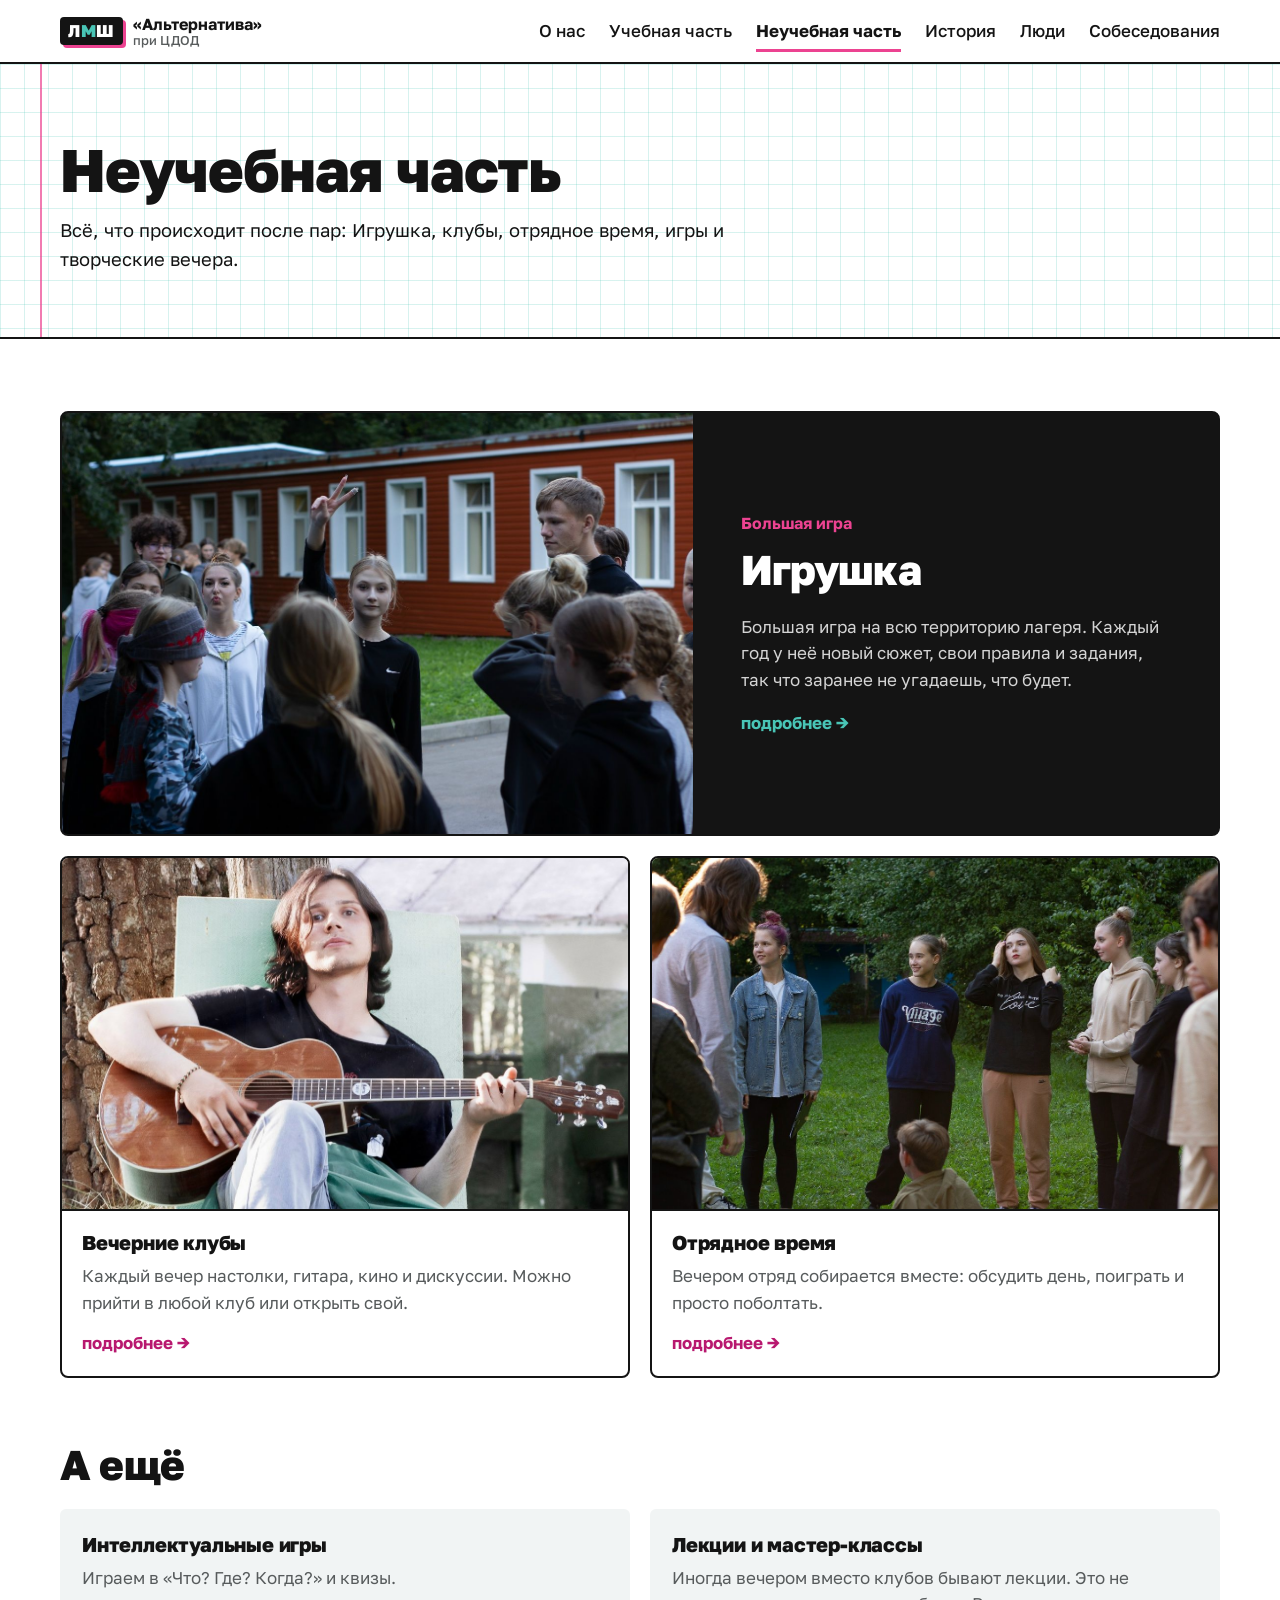
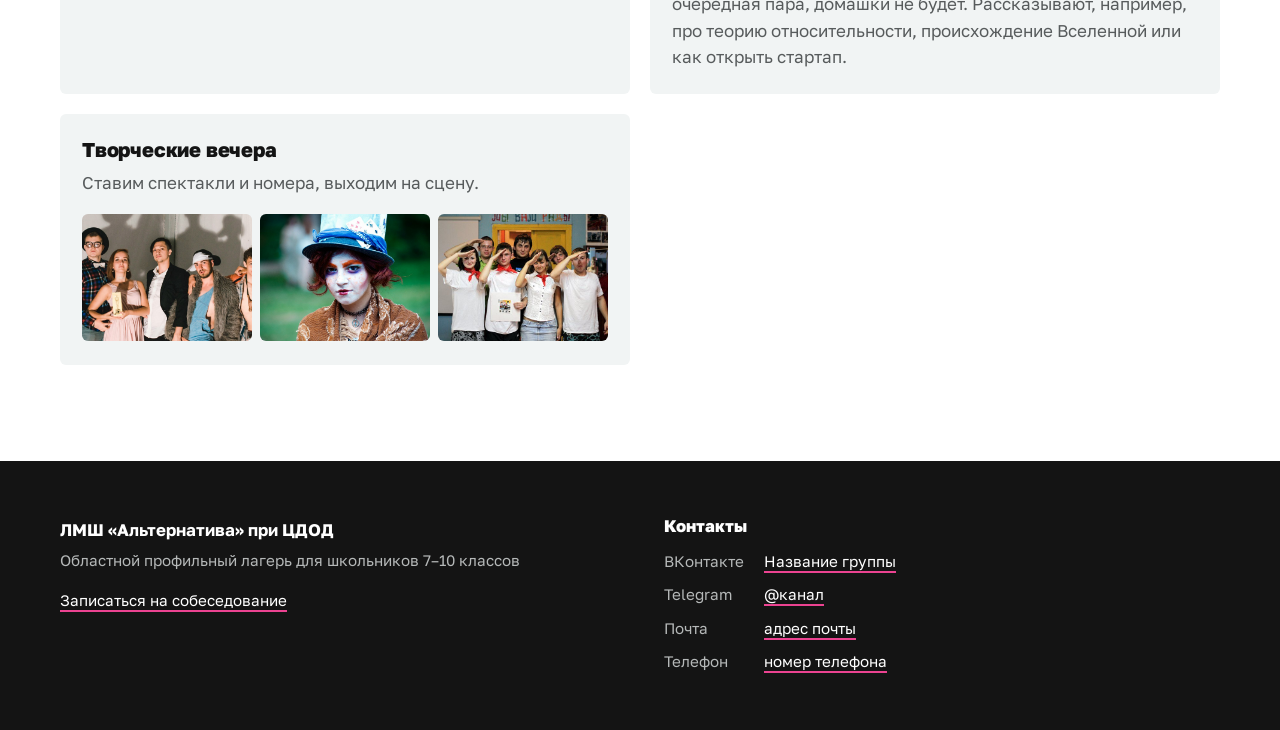
<file: activities.html>
<!DOCTYPE html>
<html lang="ru">
<head>
    <meta charset="UTF-8">
    <meta name="viewport" content="width=device-width, initial-scale=1.0">
    <meta name="theme-color" content="#ffffff">
    <meta name="color-scheme" content="only light">
    <title>Неучебная часть | ЛМШ</title>
    <link rel="preconnect" href="https://fonts.googleapis.com">
    <link rel="preconnect" href="https://fonts.gstatic.com" crossorigin>
    <link rel="stylesheet" href="https://fonts.googleapis.com/css2?family=Golos+Text:wght@400..800&display=swap">
    <link rel="stylesheet" href="style.css?v=4">
    <script src="menu.js" defer></script>
    <!-- Просмотр фото крупно -->
    <script src="photos.js?v=2" defer></script>
</head>
<body>

    <header>
        <a href="index.html" class="logo">
            <span class="logo-mark">Л<span>М</span>Ш</span>
            <span class="logo-name">«Альтернатива» <small>при ЦДОД</small></span>
        </a>
        <button class="menu-toggle" type="button" aria-expanded="false" aria-controls="site-nav">Меню</button>
        <nav id="site-nav" aria-label="Разделы сайта">
            <a href="index.html">О нас</a>
            <a href="study.html">Учебная часть</a>
            <!-- Активный раздел отмечен aria-current -->
            <a href="activities.html" aria-current="page">Неучебная часть</a>
            <a href="history.html">История</a>
            <a href="people.html">Люди</a>
            <a href="admission.html">Собеседования</a>
        </nav>
    </header>

    <section class="page-header">
        <h1>Неучебная часть</h1>
        <p>Всё, что происходит после пар: Игрушка, клубы, отрядное время, игры и творческие вечера.</p>
    </section>

    <div class="container">

        <!-- Игрушка — первая и самая крупная.
             Обложки разделов лежат в папке neuchebka/ -->
        <a href="igrushka.html" class="feature-card">
            <img src="neuchebka/igrushka.jpg" alt="">
            <div class="feature-card-text">
                <p class="kicker">Большая игра</p>
                <h2>Игрушка</h2>
                <p>Большая игра на всю территорию лагеря. Каждый год у неё новый сюжет, свои правила и задания, так что заранее не угадаешь, что будет.</p>
                <span class="read-more">подробнее →</span>
            </div>
        </a>

        <div class="activity-grid">
            <a href="clubs.html" class="activity-card">
                <img src="smeny/2015/5.jpg" alt="">
                <div class="activity-card-text">
                    <h3>Вечерние клубы</h3>
                    <p>Каждый вечер настолки, гитара, кино и дискуссии. Можно прийти в любой клуб или открыть свой.</p>
                    <span class="read-more">подробнее →</span>
                </div>
            </a>

            <a href="otryad.html" class="activity-card">
                <img src="neuchebka/otryad.jpg" alt="">
                <div class="activity-card-text">
                    <h3>Отрядное время</h3>
                    <p>Вечером отряд собирается вместе: обсудить день, поиграть и просто поболтать.</p>
                    <span class="read-more">подробнее →</span>
                </div>
            </a>
        </div>

        <h2>А ещё</h2>

        <div class="info-blocks">
            <div class="info-block">
                <h3>Интеллектуальные игры</h3>
                <p>Играем в «Что? Где? Когда?» и квизы.</p>
            </div>
            <div class="info-block">
                <h3>Лекции и мастер-классы</h3>
                <p>Иногда вечером вместо клубов бывают лекции. Это не очередная пара, домашки не будет. Рассказывают, например, про теорию относительности, происхождение Вселенной или как открыть стартап.</p>
            </div>
            <div class="info-block">
                <h3>Творческие вечера</h3>
                <p>Ставим спектакли и номера, выходим на сцену.</p>
                <div class="photos">
                    <img src="smeny/2017/2.jpg" alt="Участники спектакля" loading="lazy">
                    <img src="smeny/2015/4.jpg" alt="Безумный Шляпник" loading="lazy">
                    <img src="smeny/2010/3.jpg" alt="Номер в пионерских галстуках" loading="lazy">
                </div>
            </div>
        </div>

    </div>

    <footer>
        <div class="footer-about">
            <p class="footer-name">ЛМШ «Альтернатива» при ЦДОД</p>
            <p>Областной профильный лагерь для школьников 7–10 классов</p>
            <a href="admission.html">Записаться на собеседование</a>
        </div>

        <!-- Контакты: впиши настоящие ссылки и текст, ненужные строки удали -->
        <div class="contacts" id="contacts">
            <h2>Контакты</h2>
            <dl>
                <div><dt>ВКонтакте</dt><dd><a href="https://vk.com/" target="_blank">Название группы</a></dd></div>
                <div><dt>Telegram</dt><dd><a href="https://t.me/" target="_blank">@канал</a></dd></div>
                <div><dt>Почта</dt><dd><a href="mailto:">адрес почты</a></dd></div>
                <div><dt>Телефон</dt><dd><a href="tel:+7">номер телефона</a></dd></div>
            </dl>
        </div>
    </footer>

</body>
</html>
</file>
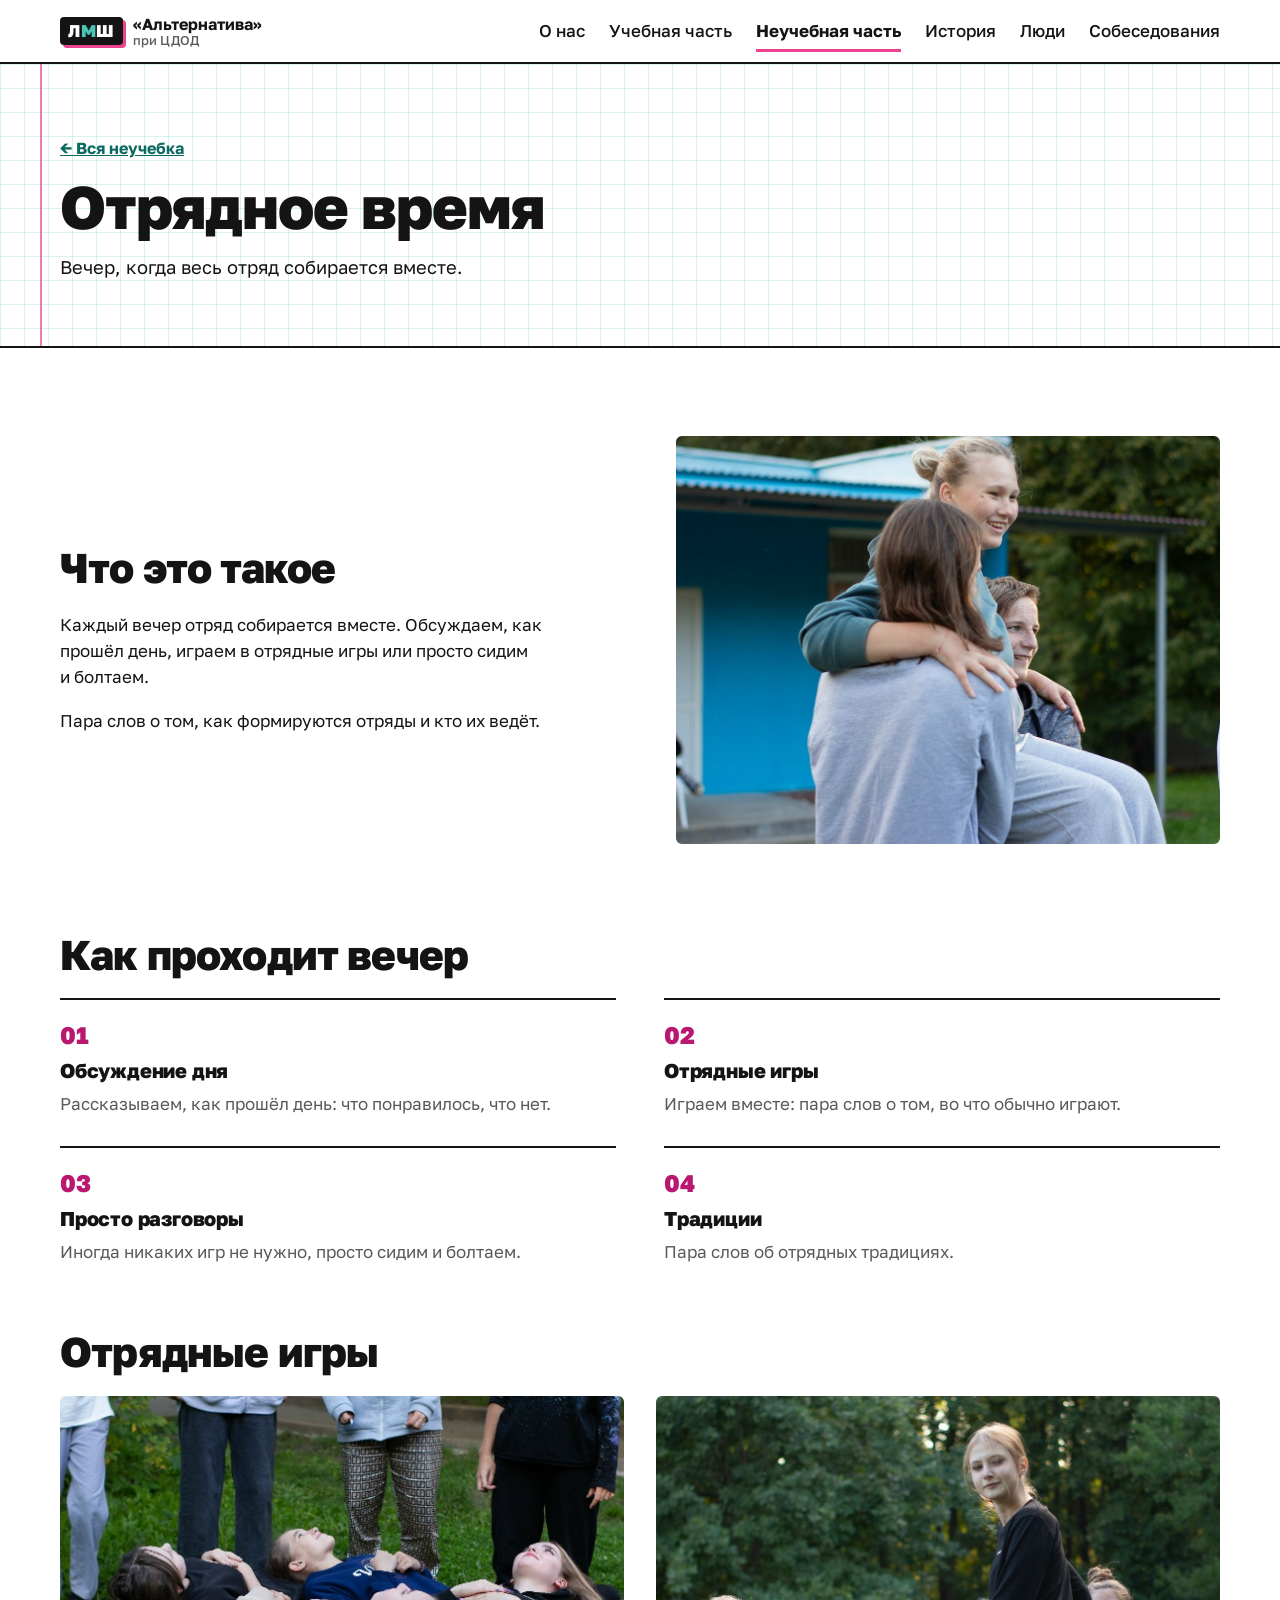
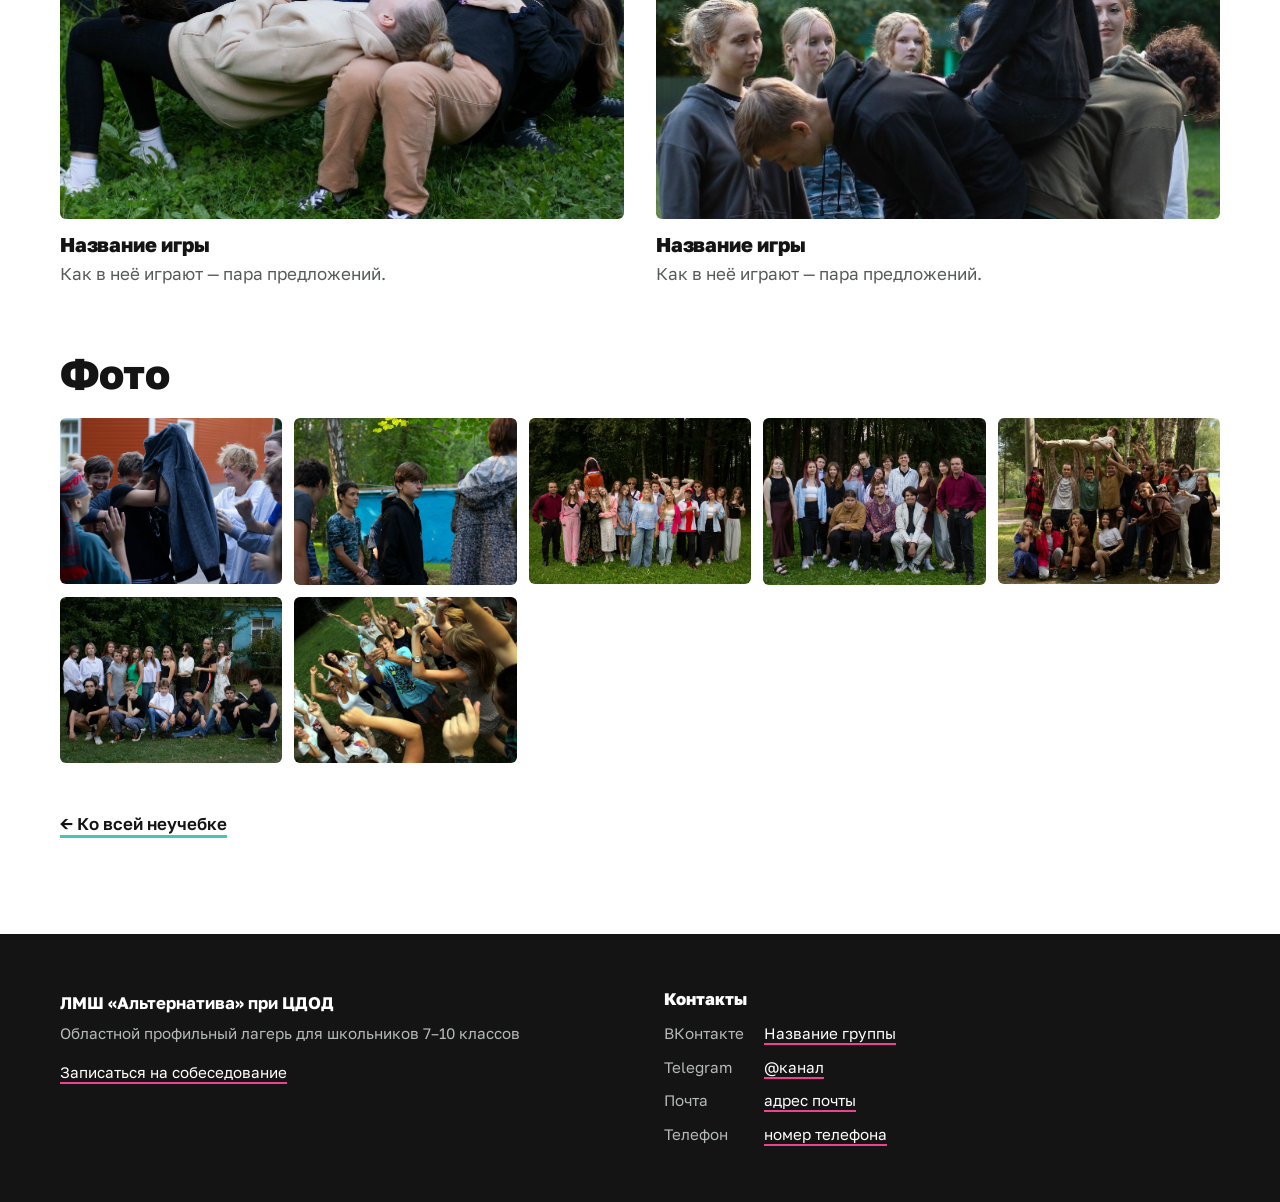
<file: otryad.html>
<!DOCTYPE html>
<html lang="ru">
<head>
    <meta charset="UTF-8">
    <meta name="viewport" content="width=device-width, initial-scale=1.0">
    <meta name="theme-color" content="#ffffff">
    <meta name="color-scheme" content="only light">
    <title>Отрядное время | ЛМШ</title>
    <link rel="preconnect" href="https://fonts.googleapis.com">
    <link rel="preconnect" href="https://fonts.gstatic.com" crossorigin>
    <link rel="stylesheet" href="https://fonts.googleapis.com/css2?family=Golos+Text:wght@400..800&display=swap">
    <link rel="stylesheet" href="style.css?v=4">
    <script src="menu.js" defer></script>
    <!-- Просмотр фото крупно -->
    <script src="photos.js?v=2" defer></script>
</head>
<body>

    <header>
        <a href="index.html" class="logo">
            <span class="logo-mark">Л<span>М</span>Ш</span>
            <span class="logo-name">«Альтернатива» <small>при ЦДОД</small></span>
        </a>
        <button class="menu-toggle" type="button" aria-expanded="false" aria-controls="site-nav">Меню</button>
        <nav id="site-nav" aria-label="Разделы сайта">
            <a href="index.html">О нас</a>
            <a href="study.html">Учебная часть</a>
            <!-- Активный раздел отмечен aria-current -->
            <a href="activities.html" aria-current="true">Неучебная часть</a>
            <a href="history.html">История</a>
            <a href="people.html">Люди</a>
            <a href="admission.html">Собеседования</a>
        </nav>
    </header>

    <section class="page-header">
        <p class="kicker"><a href="activities.html">← Вся неучебка</a></p>
        <h1>Отрядное время</h1>
        <p>Вечер, когда весь отряд собирается вместе.</p>
    </section>

    <!-- Фото отрядного времени удобно класть в папку neuchebka/otryad/ -->
    <section class="split">
        <div class="split-text">
            <h2>Что это такое</h2>
            <p>Каждый вечер отряд собирается вместе. Обсуждаем, как прошёл день, играем в отрядные игры или просто сидим и болтаем.</p>
            <p>Пара слов о том, как формируются отряды и кто их ведёт.</p>
        </div>
        <div class="split-image">
            <img src="neuchebka/otryad/main.jpg" alt="Ребята из отряда обнимаются">
        </div>
    </section>

    <div class="container">

        <h2>Как проходит вечер</h2>

        <ol class="steps">
            <li>
                <h3>Обсуждение дня</h3>
                <p>Рассказываем, как прошёл день: что понравилось, что нет.</p>
            </li>
            <li>
                <h3>Отрядные игры</h3>
                <p>Играем вместе: пара слов о том, во что обычно играют.</p>
            </li>
            <li>
                <h3>Просто разговоры</h3>
                <p>Иногда никаких игр не нужно, просто сидим и болтаем.</p>
            </li>
            <li>
                <h3>Традиции</h3>
                <p>Пара слов об отрядных традициях.</p>
            </li>
        </ol>

        <h2>Отрядные игры</h2>

        <!-- Чтобы добавить игру, скопируй блок <div> ... </div> внутри «cards» -->
        <div class="cards">
            <div>
                <img src="neuchebka/otryad/igra-1.jpg" alt="" loading="lazy">
                <h3>Название игры</h3>
                <p>Как в неё играют — пара предложений.</p>
            </div>
            <div>
                <img src="neuchebka/otryad/igra-2.jpg" alt="" loading="lazy">
                <h3>Название игры</h3>
                <p>Как в неё играют — пара предложений.</p>
            </div>
        </div>

        <h2>Фото</h2>
        <div class="photos">
            <img src="neuchebka/otryad/1.jpg" alt="Отрядная игра, все смеются" loading="lazy">
            <img src="neuchebka/otryad/2.jpg" alt="Ребята из отряда на поляне" loading="lazy">
            <img src="smeny/2025/13.jpg" alt="Отряд на поляне" loading="lazy">
            <img src="smeny/2025/14.jpg" alt="Отряд на поляне" loading="lazy">
            <img src="smeny/2024/3.jpg" alt="Отряд поднял человека на руки" loading="lazy">
            <img src="smeny/2022/2.jpg" alt="Отряд на поляне" loading="lazy">
            <img src="smeny/2011/4.jpg" alt="Отряд, руки вверх" loading="lazy">
        </div>

        <p class="back-link"><a href="activities.html" class="text-link">← Ко всей неучебке</a></p>

    </div>

    <footer>
        <div class="footer-about">
            <p class="footer-name">ЛМШ «Альтернатива» при ЦДОД</p>
            <p>Областной профильный лагерь для школьников 7–10 классов</p>
            <a href="admission.html">Записаться на собеседование</a>
        </div>

        <!-- Контакты: впиши настоящие ссылки и текст, ненужные строки удали -->
        <div class="contacts" id="contacts">
            <h2>Контакты</h2>
            <dl>
                <div><dt>ВКонтакте</dt><dd><a href="https://vk.com/" target="_blank">Название группы</a></dd></div>
                <div><dt>Telegram</dt><dd><a href="https://t.me/" target="_blank">@канал</a></dd></div>
                <div><dt>Почта</dt><dd><a href="mailto:">адрес почты</a></dd></div>
                <div><dt>Телефон</dt><dd><a href="tel:+7">номер телефона</a></dd></div>
            </dl>
        </div>
    </footer>

</body>
</html>
</file>
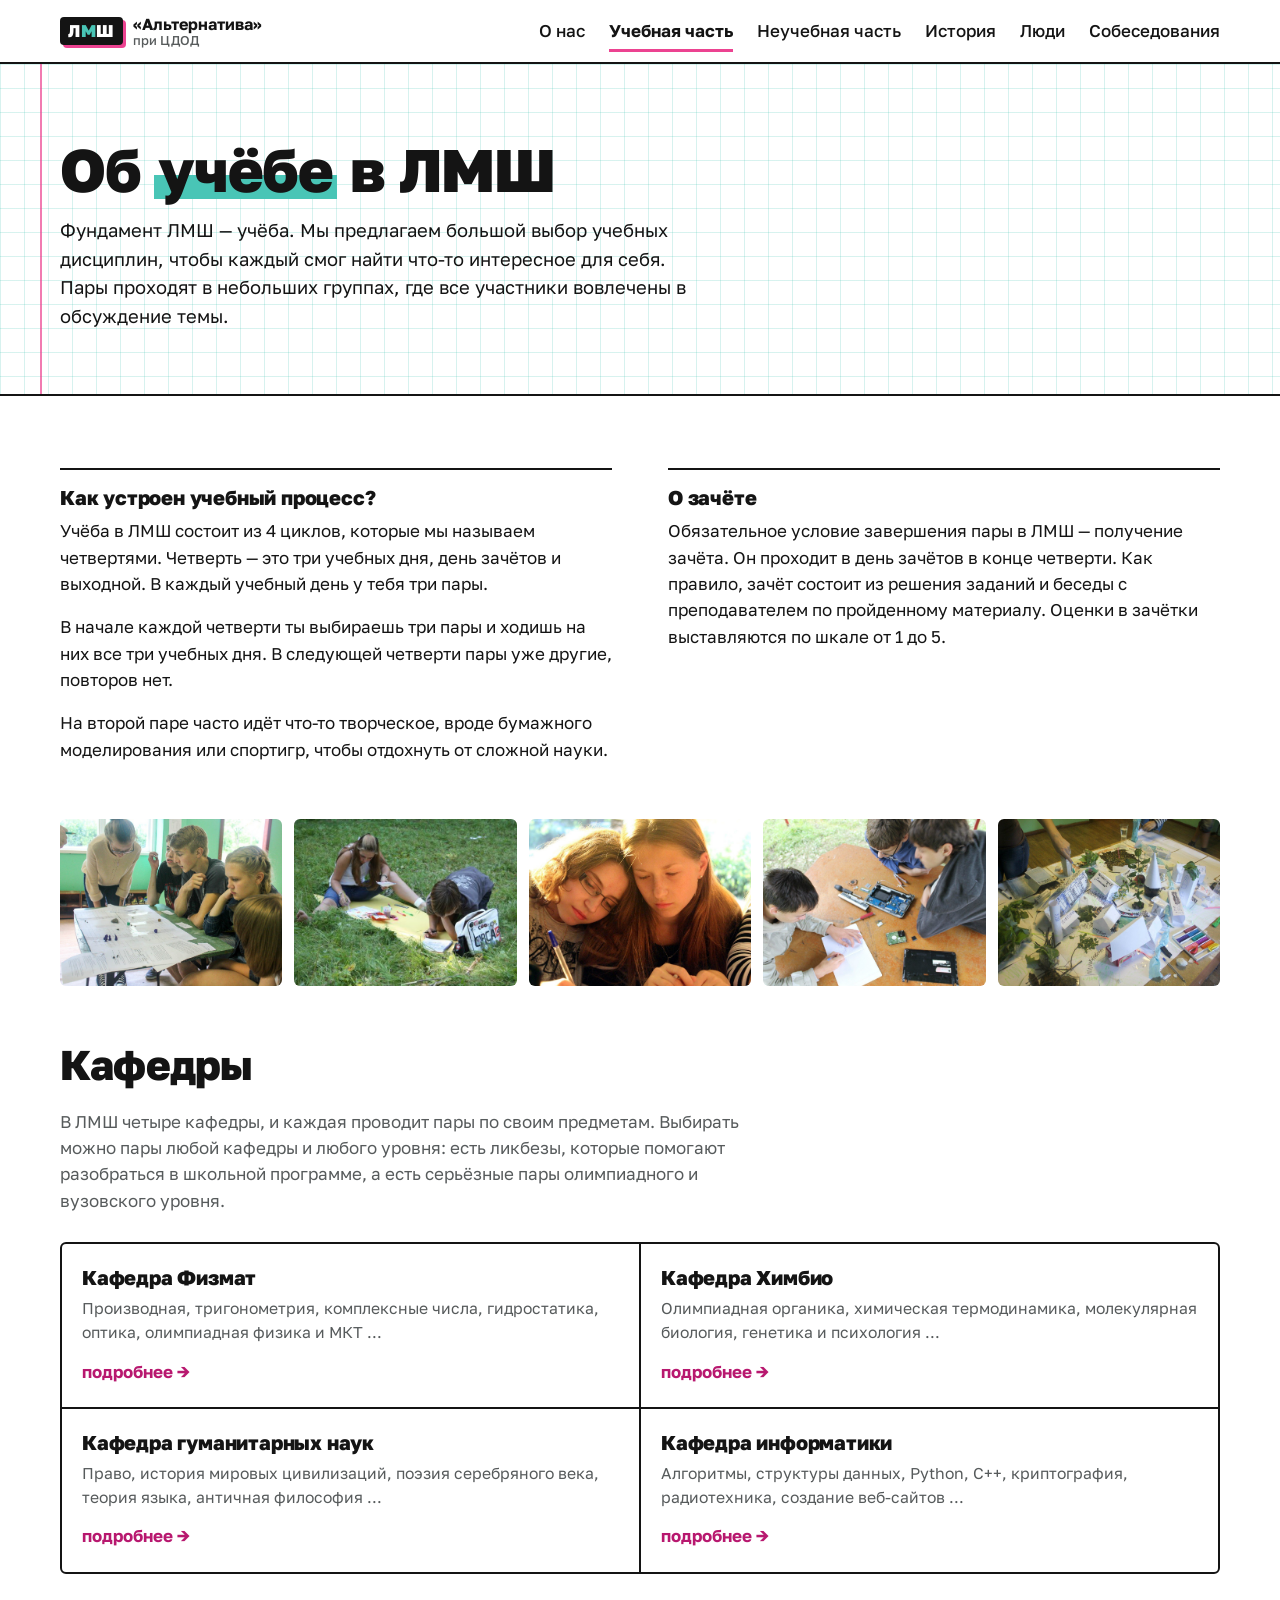
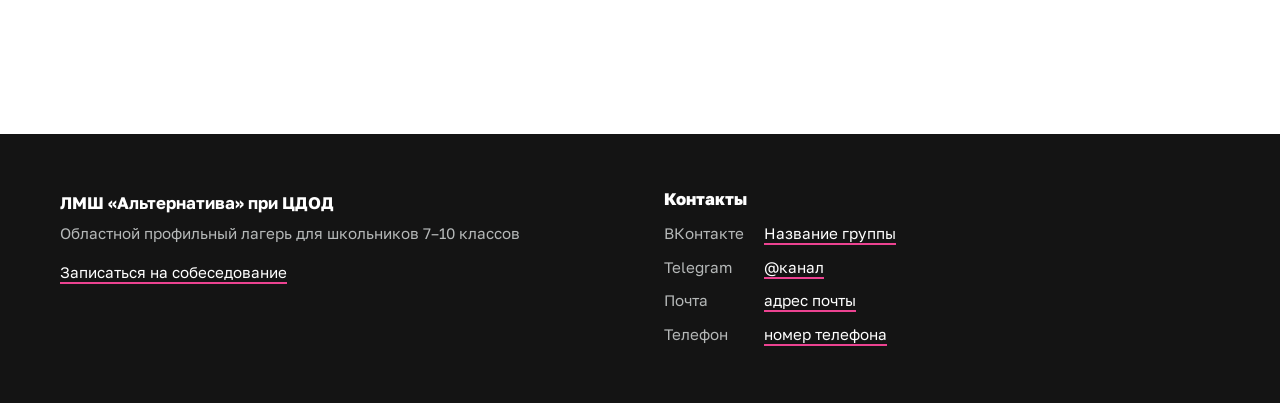
<file: study.html>
<!DOCTYPE html>
<html lang="ru">
<head>
    <meta charset="UTF-8">
    <meta name="viewport" content="width=device-width, initial-scale=1.0">
    <meta name="theme-color" content="#ffffff">
    <meta name="color-scheme" content="only light">
    <title>Учебная часть | ЛМШ</title>
    <link rel="preconnect" href="https://fonts.googleapis.com">
    <link rel="preconnect" href="https://fonts.gstatic.com" crossorigin>
    <link rel="stylesheet" href="https://fonts.googleapis.com/css2?family=Golos+Text:wght@400..800&display=swap">
    <link rel="stylesheet" href="style.css?v=4">
    <script src="menu.js" defer></script>
    <!-- Просмотр фото крупно -->
    <script src="photos.js?v=2" defer></script>
</head>
<body>

    <header>
        <a href="index.html" class="logo">
            <span class="logo-mark">Л<span>М</span>Ш</span>
            <span class="logo-name">«Альтернатива» <small>при ЦДОД</small></span>
        </a>
        <button class="menu-toggle" type="button" aria-expanded="false" aria-controls="site-nav">Меню</button>
        <nav id="site-nav" aria-label="Разделы сайта">
            <a href="index.html">О нас</a>
            <!-- Активный раздел отмечен aria-current -->
            <a href="study.html" aria-current="page">Учебная часть</a>
            <a href="activities.html">Неучебная часть</a>
            <a href="history.html">История</a>
            <a href="people.html">Люди</a>
            <a href="admission.html">Собеседования</a>
        </nav>
    </header>

    <section class="page-header">
        <h1>Об <span class="marker">учёбе</span> в ЛМШ</h1>
        <p>Фундамент ЛМШ — учёба. Мы предлагаем большой выбор учебных дисциплин, чтобы каждый смог найти что-то интересное для себя. Пары проходят в небольших группах, где все участники вовлечены в обсуждение темы.</p>
    </section>

    <div class="container">

        <div class="about-study-grid">
            <div>
                <h3>Как устроен учебный процесс?</h3>
                <p>Учёба в ЛМШ состоит из 4 циклов, которые мы называем четвертями. Четверть — это три учебных дня, день зачётов и выходной. В каждый учебный день у тебя три пары.</p>
                <p>В начале каждой четверти ты выбираешь три пары и ходишь на них все три учебных дня. В следующей четверти пары уже другие, повторов нет.</p>
                <p>На второй паре часто идёт что-то творческое, вроде бумажного моделирования или спортигр, чтобы отдохнуть от сложной науки.</p>
            </div>
            <div>
                <h3>О зачёте</h3>
                <p>Обязательное условие завершения пары в ЛМШ — получение зачёта. Он проходит в день зачётов в конце четверти. Как правило, зачёт состоит из решения заданий и беседы с преподавателем по пройденному материалу. Оценки в зачётки выставляются по шкале от 1 до 5.</p>
            </div>
        </div>

        <!-- Фото с учёбы разных лет. Нажми на фото — откроется крупно -->
        <div class="photos study-photos">
            <img src="smeny/2015/6.jpg" alt="Ребята решают задачу" loading="lazy">
            <img src="smeny/2009/3.jpg" alt="Занятие на траве: ребята пишут, разложив листы" loading="lazy">
            <img src="smeny/2014/2.jpg" alt="Две девушки над заданием" loading="lazy">
            <img src="smeny/2013/4.jpg" alt="Разбирают ноутбук" loading="lazy">
            <img src="smeny/2015/7.jpg" alt="Макет на столе" loading="lazy">
        </div>

        <h2>Кафедры</h2>
        <p class="section-intro">В ЛМШ четыре кафедры, и каждая проводит пары по своим предметам. Выбирать можно пары любой кафедры и любого уровня: есть ликбезы, которые помогают разобраться в школьной программе, а есть серьёзные пары олимпиадного и вузовского уровня.</p>

        <div class="departments-grid">
            <!-- 1. Кафедра Физмат -->
            <a href="physmath.html" class="dept-card">
                <h3>Кафедра Физмат</h3>
                <p>Производная, тригонометрия, комплексные числа, гидростатика, оптика, олимпиадная физика и МКТ ...</p>
                <span class="read-more">подробнее →</span>
            </a>

            <!-- 2. Кафедра Химбио -->
            <a href="chembio.html" class="dept-card">
                <h3>Кафедра Химбио</h3>
                <p>Олимпиадная органика, химическая термодинамика, молекулярная биология, генетика и психология ...</p>
                <span class="read-more">подробнее →</span>
            </a>

            <!-- 3. Кафедра Гуманитарных наук -->
            <a href="humanities.html" class="dept-card">
                <h3>Кафедра гуманитарных наук</h3>
                <p>Право, история мировых цивилизаций, поэзия серебряного века, теория языка, античная философия ...</p>
                <span class="read-more">подробнее →</span>
            </a>

            <!-- 4. Кафедра Информатики -->
            <a href="it.html" class="dept-card">
                <h3>Кафедра информатики</h3>
                <p>Алгоритмы, структуры данных, Python, C++, криптография, радиотехника, создание веб-сайтов ...</p>
                <span class="read-more">подробнее →</span>
            </a>

        </div>

    </div>

    <footer>
        <div class="footer-about">
            <p class="footer-name">ЛМШ «Альтернатива» при ЦДОД</p>
            <p>Областной профильный лагерь для школьников 7–10 классов</p>
            <a href="admission.html">Записаться на собеседование</a>
        </div>

        <!-- Контакты: впиши настоящие ссылки и текст, ненужные строки удали -->
        <div class="contacts" id="contacts">
            <h2>Контакты</h2>
            <dl>
                <div><dt>ВКонтакте</dt><dd><a href="https://vk.com/" target="_blank">Название группы</a></dd></div>
                <div><dt>Telegram</dt><dd><a href="https://t.me/" target="_blank">@канал</a></dd></div>
                <div><dt>Почта</dt><dd><a href="mailto:">адрес почты</a></dd></div>
                <div><dt>Телефон</dt><dd><a href="tel:+7">номер телефона</a></dd></div>
            </dl>
        </div>
    </footer>

</body>
</html>
</file>
<file: style.css>
/* Общие стили сайта ЛМШ «Альтернатива».
   Светлая «тетрадная» тема на белом: клетка, розовые поля и бирюзовый маркер.
   Цвета взяты из логотипа LMSH LIFE: чёрный, белый, бирюзовый и розовый.
   Сначала стили для телефона, ниже — дополнения для широких экранов (min-width). */

:root {
    /* Сайт только светлый: не даём тёмной теме браузера на телефоне
       перекрашивать белый фон в коричнево-оливковый */
    color-scheme: only light;

    --paper: #ffffff;
    --paper-2: #f1f4f4;
    --ink: #141414;
    --muted: #575b5c;
    --line: #dde2e2;

    --teal: #49c5b6;
    --teal-light: #e1f5f2;
    --teal-ink: #0b6b60;   /* бирюзовый для текста: читается на белом */
    --pink: #ec4391;
    --pink-ink: #b8186f;   /* розовый для текста */
    --grid: rgba(73, 197, 182, 0.22);

    --page: 1160px;
    --gutter: 16px;
    /* Боковой отступ: на телефоне равен --gutter, на широком экране центрирует контент.
       Используется только у прямых потомков body. */
    --edge: max(var(--gutter), calc((100% - var(--page)) / 2));
}

@media (min-width: 700px) {
    :root {
        --gutter: 40px;
    }
}

/* =========================================
   БАЗА
   ========================================= */

*, *::before, *::after {
    box-sizing: border-box;
}

html {
    -webkit-text-size-adjust: 100%;
    text-size-adjust: 100%;
}

body {
    margin: 0;
    font-family: "Golos Text", system-ui, -apple-system, "Segoe UI", Roboto, Arial, sans-serif;
    font-size: 1.0625rem;
    line-height: 1.55;
    color: var(--ink);
    background: var(--paper);
}

h1, h2, h3 {
    margin: 0 0 0.5em;
    font-weight: 800;
    line-height: 1.1;
    letter-spacing: -0.02em;
    text-wrap: balance;
    overflow-wrap: break-word;
}

h1 {
    font-size: clamp(2.1rem, 3.6vw + 1.1rem, 3.75rem);
}

h2 {
    font-size: clamp(1.75rem, 2.2vw + 1.1rem, 2.6rem);
}

h3 {
    font-size: 1.25rem;
    letter-spacing: -0.01em;
}

p {
    margin: 0 0 1em;
    text-wrap: pretty;
}

p:last-child {
    margin-bottom: 0;
}

img {
    display: block;
    max-width: 100%;
}

a {
    color: var(--teal-ink);
}

:focus-visible {
    outline: 3px solid var(--teal-ink);
    outline-offset: 3px;
}

/* Не переносить внутри (например, «1–21 августа») */
.nowrap {
    white-space: nowrap;
}

/* Фото: пока файла нет, на его месте виден аккуратный серый прямоугольник */
.split-image img,
.gallery img,
.cta img,
.head-of-dept img,
.teacher-card img,
.team img,
.people-list img,
.photos img,
.feature-card img,
.activity-card img,
.cards img {
    width: 100%;
    object-fit: cover;
    background-color: var(--paper-2);
    border-radius: 6px;
    color: var(--muted);
    font-size: 0.9rem;
}

/* Надпись над заголовком: «Следующая смена», «← Все кафедры» */
.kicker {
    margin-bottom: 12px;
    color: var(--pink-ink);
    font-size: 1rem;
    font-weight: 700;
}

/* =========================================
   ШАПКА И МЕНЮ
   ========================================= */

header {
    position: sticky;
    top: 0;
    z-index: 10;
    display: flex;
    flex-wrap: wrap;
    align-items: center;
    justify-content: space-between;
    gap: 0 12px;
    padding: 10px var(--edge);
    background: var(--paper);
    border-bottom: 2px solid var(--ink);
}

.logo {
    display: flex;
    align-items: center;
    gap: 10px;
    color: var(--ink);
    text-decoration: none;
    line-height: 1.15;
}

/* Знак как на логотипе: чёрная плашка, белые буквы, бирюзовая «М» и розовая тень */
.logo-mark {
    padding: 4px 8px 5px;
    background: var(--ink);
    border-radius: 4px;
    box-shadow: 3px 3px 0 var(--pink);
    color: var(--paper);
    font-weight: 800;
    letter-spacing: 0.04em;
}

    .logo-mark span {
        color: var(--teal);
    }

.logo-name {
    font-size: 1rem;
    font-weight: 700;
}

    .logo-name small {
        display: block;
        font-size: 0.8rem;
        font-weight: 500;
        color: var(--muted);
    }

header nav {
    display: flex;
    gap: 24px;
}

    header nav a {
        padding: 8px 0 5px;
        border-bottom: 3px solid transparent;
        color: var(--ink);
        font-weight: 500;
        text-decoration: none;
    }

        header nav a[aria-current] {
            border-bottom-color: var(--pink);
            font-weight: 700;
        }

@media (hover: hover) {
    header nav a:not([aria-current]):hover {
        border-bottom-color: var(--teal);
    }
}

.menu-toggle {
    display: none;
}

/* На телефоне и планшете разделы прячутся за кнопкой «Меню» (menu.js) */
@media (max-width: 1023px) {
    .menu-toggle {
        display: block;
        padding: 7px 12px;
        background: none;
        border: 2px solid var(--ink);
        border-radius: 6px;
        color: var(--ink);
        font: inherit;
        font-weight: 600;
        cursor: pointer;
    }

    header nav {
        display: none;
        flex-basis: 100%;
        flex-direction: column;
        gap: 0;
        margin-top: 10px;
        border-top: 1px solid var(--line);
    }

    header.menu-open nav {
        display: flex;
    }

    header nav a {
        padding: 13px 0;
        border-bottom: 1px solid var(--line);
        font-size: 1.125rem;
    }

        header nav a:last-child {
            border-bottom: 0;
        }

        header nav a[aria-current] {
            border-bottom-color: var(--line);
            color: var(--pink-ink);
        }
}

/* =========================================
   КНОПКИ И ССЫЛКИ
   ========================================= */

.btn {
    display: inline-block;
    padding: 13px 24px;
    background: var(--pink);
    border: 2px solid var(--ink);
    border-radius: 6px;
    color: var(--ink);
    font-weight: 700;
    line-height: 1.2;
    text-decoration: none;
    transition: background-color 0.15s ease, color 0.15s ease;
}

    .btn:hover {
        background: var(--ink);
        color: var(--paper);
    }

.btn-dark {
    background: var(--ink);
    color: var(--paper);
}

    .btn-dark:hover {
        background: var(--paper);
        color: var(--ink);
    }

.text-link {
    color: var(--ink);
    font-weight: 600;
    text-decoration: underline;
    text-decoration-color: var(--teal);
    text-decoration-thickness: 3px;
    text-underline-offset: 5px;
}

    .text-link:hover {
        text-decoration-color: var(--pink);
    }

.actions {
    display: flex;
    flex-wrap: wrap;
    align-items: center;
    gap: 16px 28px;
    margin-top: 28px;
}

/* =========================================
   ТЕТРАДНЫЕ ШАПКИ: ГЛАВНЫЙ ЭКРАН И ЗАГОЛОВКИ СТРАНИЦ
   ========================================= */

.hero,
.page-header {
    position: relative;
    background-color: var(--paper);
    background-image:
        linear-gradient(var(--grid) 1px, transparent 1px),
        linear-gradient(90deg, var(--grid) 1px, transparent 1px);
    background-size: 24px 24px;
    border-bottom: 2px solid var(--ink);
}

    /* Розовая линия полей, как в школьной тетради */
    .hero::before,
    .page-header::before {
        content: "";
        position: absolute;
        top: 0;
        bottom: 0;
        left: max(8px, calc(var(--edge) - 20px));
        width: 2px;
        background: var(--pink);
        opacity: 0.7;
    }

.hero {
    display: grid;
    gap: 40px;
    padding: 48px var(--edge) 56px;
}

    .hero h1 {
        font-size: clamp(2.75rem, 6vw + 1.2rem, 5.25rem);
        margin-bottom: 0.35em;
    }

.lead {
    max-width: 34rem;
    font-size: 1.2rem;
}

/* Выделение маркером */
.marker {
    padding: 0 0.06em;
    background: linear-gradient(transparent 58%, var(--teal) 58%, var(--teal) 92%, transparent 92%);
    -webkit-box-decoration-break: clone;
    box-decoration-break: clone;
}

    .marker--pink {
        background-image: linear-gradient(transparent 58%, var(--pink) 58%, var(--pink) 92%, transparent 92%);
    }

/* Коротко о смене — список «вопрос — ответ».
   subgrid выравнивает ответы по самому длинному вопросу */
.facts {
    display: grid;
    grid-template-columns: max-content 1fr;
    column-gap: 16px;
    margin: 0;
    padding: 6px 20px;
    background: var(--paper);
    border: 2px solid var(--ink);
    border-radius: 6px;
}

    .facts div {
        display: grid;
        grid-column: 1 / -1;
        grid-template-columns: subgrid;
        padding: 11px 0;
        border-bottom: 1px solid var(--line);
    }

        .facts div:last-child {
            border-bottom: 0;
        }

    .facts dt {
        color: var(--muted);
    }

    .facts dd {
        margin: 0;
        font-weight: 600;
    }

/* Самые узкие телефоны: вопрос над ответом, шапка чуть компактнее */
@media (max-width: 359px) {
    .facts {
        grid-template-columns: 1fr;
    }

    .logo-mark {
        padding: 3px 5px 4px;
    }

    .logo-name {
        font-size: 0.94rem;
    }
}

.page-header {
    padding: 40px var(--edge) 40px;
}

    .page-header h1 {
        max-width: 20ch;
        margin-bottom: 14px;
    }

    .page-header p {
        max-width: 44rem;
        font-size: 1.15rem;
    }

    .page-header .kicker {
        font-size: 1rem;
    }

@media (min-width: 900px) {
    .hero {
        grid-template-columns: minmax(0, 1.5fr) minmax(0, 1fr);
        align-items: end;
        gap: 64px;
        padding: 88px var(--edge) 96px;
    }

    .page-header {
        padding: 72px var(--edge) 64px;
    }
}

/* =========================================
   СЕКЦИИ ГЛАВНОЙ
   ========================================= */

.section {
    padding: 56px var(--edge);
}

    .section > h2 {
        margin-bottom: 28px;
    }

/* Три колонки «Что такое ЛМШ» */
.about-cols {
    display: grid;
    gap: 32px;
}

    .about-cols > div {
        padding-top: 16px;
        border-top: 2px solid var(--ink);
    }

    .about-cols p {
        color: var(--muted);
    }

/* Текст + фото */
.split {
    display: grid;
    gap: 28px;
    align-items: center;
    padding: 56px var(--edge);
}

    /* Блоки подряд на белом фоне: без двойного отступа */
    .section:not(.band) + .split:not(.band),
    .split:not(.band) + .split:not(.band) {
        padding-top: 0;
    }

    .split-image img {
        aspect-ratio: 4 / 3;
    }

    .split-text h3 {
        margin-top: 1.4em;
    }

    .split-text .btn {
        margin-top: 8px;
    }

/* Список ссылок: большие строки, удобно нажимать пальцем */
.link-list {
    margin: 28px 0 0;
    padding: 0;
    list-style: none;
    border-top: 2px solid currentColor;
}

    .link-list a {
        display: flex;
        justify-content: space-between;
        align-items: center;
        padding: 14px 4px;
        border-bottom: 1px solid var(--line);
        color: inherit;
        font-size: 1.1rem;
        font-weight: 600;
        text-decoration: none;
    }

        .link-list a::after {
            content: "→";
            color: var(--pink-ink);
            transition: transform 0.15s ease;
        }

        .link-list a:hover {
            background: var(--teal-light);
        }

            .link-list a:hover::after {
                transform: translateX(4px);
            }

    .link-list + .btn {
        margin-top: 28px;
    }

/* Цветные полосы во всю ширину.
   У каждого большого блока главной свой цвет логотипа: бирюзовый, чёрный, розовый */
.band {
    border-top: 2px solid var(--ink);
    border-bottom: 2px solid var(--ink);
}

    .band + .band {
        border-top: 0;
    }

    .band img {
        border: 2px solid var(--ink);
    }

.band--teal {
    background: var(--teal);
}

    .band--teal img {
        background-color: #a4e2da;
    }

    .band--teal .link-list a {
        border-bottom-color: rgba(20, 20, 20, 0.25);
    }

        .band--teal .link-list a::after {
            color: var(--ink);
        }

        .band--teal .link-list a:hover {
            background: rgba(255, 255, 255, 0.3);
        }

.band--ink {
    background: var(--ink);
    color: var(--paper);
}

    .band--ink img {
        background-color: #2a2a2a;
    }

    .band--ink .link-list a {
        border-bottom-color: rgba(255, 255, 255, 0.2);
    }

        .band--ink .link-list a::after {
            color: var(--pink);
        }

        .band--ink .link-list a:hover {
            background: rgba(255, 255, 255, 0.08);
        }

    .band--ink :focus-visible {
        outline-color: var(--teal);
    }

.band--pink {
    background: var(--pink);
}

    .band--pink img {
        background-color: #f7a8cb;
    }

/* Галерея из 8 фото: на телефоне 1-е и 6-е фото во всю ширину, остальные парами;
   на компьютере 1-е фото крупное, 6-е широкое */
.gallery {
    display: grid;
    grid-template-columns: 1fr 1fr;
    grid-auto-rows: 150px;
    gap: 8px;
}

    .gallery img {
        height: 100%;
    }

        .gallery img:nth-child(5n + 1) {
            grid-column: span 2;
        }

/* Ближайшая смена: руководство и ссылка на прошлые смены */
.next-shift-head {
    max-width: 46rem;
    margin-bottom: 28px;
}

    .next-shift-head h2 {
        margin-bottom: 14px;
    }

/* Бирюзовый блок с приглашением */
.cta {
    display: grid;
    gap: 28px;
    align-items: center;
    margin: 0 var(--edge) 56px;
    padding: 28px 18px;
    background: var(--teal);
    border: 2px solid var(--ink);
    border-radius: 8px;
}

    .cta img {
        aspect-ratio: 4 / 3;
        background-color: #a4e2da;
        border: 2px solid var(--ink);
    }

    .cta .btn {
        margin-top: 8px;
    }

@media (min-width: 760px) {
    .gallery {
        grid-template-columns: repeat(4, 1fr);
        grid-auto-rows: 200px;
        gap: 14px;
    }

        .gallery img:first-child {
            grid-row: span 2;
        }
}

@media (min-width: 900px) {
    .section {
        padding: 88px var(--edge);
    }

    .about-cols {
        grid-template-columns: repeat(3, 1fr);
        gap: 40px;
    }

    .split {
        grid-template-columns: 1fr 1fr;
        gap: 72px;
        padding: 88px var(--edge);
    }

    /* Фото слева, текст справа */
    .split--reverse .split-image {
        order: -1;
    }

    .cta {
        grid-template-columns: 1.1fr 1fr;
        gap: 56px;
        margin-bottom: 88px;
        padding: 56px;
    }
}

/* =========================================
   РУКОВОДСТВО СМЕНЫ: ДИРЕКТОР, ЗАМДИРЕКТОРА, ЗАВУЧ, ЗАВНЕУЧ
   ========================================= */

/* Фото маленькое слева, рядом должность и имя.
   Если фото нет — только текст, блок подстроится */
.team {
    display: grid;
    gap: 16px 24px;
    margin: 0 0 24px;
    padding: 0;
    list-style: none;
}

    .team li {
        display: grid;
        align-content: center;
        column-gap: 14px;
    }

        .team li:has(img) {
            grid-template-columns: 60px 1fr;
            min-height: 60px;
        }

    .team img {
        grid-row: span 2;
        width: 60px;
        aspect-ratio: 1;
    }

    .team .role {
        align-self: end;
        font-size: 0.95rem;
    }

.team-name {
    align-self: start;
    font-weight: 700;
}

@media (min-width: 560px) {
    .team {
        grid-template-columns: 1fr 1fr;
    }
}

@media (min-width: 1000px) {
    .team {
        grid-template-columns: repeat(4, 1fr);
    }
}

/* =========================================
   ВНУТРЕННИЕ СТРАНИЦЫ
   ========================================= */

.container {
    padding: 48px var(--edge) 64px;
}

    /* Заголовки разделов внутри страницы — с воздухом сверху */
    .container > h2 {
        margin-top: 56px;
    }

        .container > h2:first-child {
            margin-top: 0;
        }

/* «Текст + фото» сразу над основным блоком страницы: без двойного отступа */
.split + .container {
    padding-top: 0;
}

@media (min-width: 900px) {
    .container {
        padding: 72px var(--edge) 96px;
    }
}

.section-intro {
    max-width: 46rem;
    margin-bottom: 28px;
    color: var(--muted);
}

/* Учебная часть: как устроен процесс */
.about-study-grid {
    display: grid;
    gap: 32px 56px;
    margin-bottom: 56px;
}

    .about-study-grid h3 {
        padding-top: 16px;
        border-top: 2px solid var(--ink);
    }

/* Кафедры: таблица из ячеек, линии между ними — это фон сетки */
.departments-grid {
    display: grid;
    gap: 2px;
    margin-bottom: 64px;
    background: var(--ink);
    border: 2px solid var(--ink);
    border-radius: 6px;
    overflow: hidden;
}

.dept-card {
    display: flex;
    flex-direction: column;
    padding: 22px 20px;
    background: var(--paper);
    color: var(--ink);
    text-decoration: none;
    transition: background-color 0.15s ease;
}

    .dept-card:hover {
        background: var(--teal-light);
    }

    .dept-card h3 {
        margin-bottom: 8px;
    }

    .dept-card p {
        flex: 1;
        margin-bottom: 14px;
        color: var(--muted);
        font-size: 0.98rem;
    }

.read-more {
    color: var(--pink-ink);
    font-weight: 700;
}

.info-blocks {
    display: grid;
    gap: 20px;
}

.info-block {
    padding: 24px 22px;
    background: var(--paper-2);
    border-radius: 6px;
}

    .info-block p {
        color: var(--muted);
    }

    /* Фото внутри блока — в ряд по три */
    .info-block .photos {
        grid-template-columns: repeat(3, 1fr);
        gap: 8px;
        margin-top: 16px;
    }

/* Фото с учёбы на странице «Учебная часть» */
.study-photos {
    margin-bottom: 56px;
}

/* Выноска с важным уточнением (например, на странице собеседований) */
.note {
    margin: 24px 0;
    padding: 18px 20px;
    background: var(--teal-light);
    border-left: 4px solid var(--teal);
}

    .note h3 {
        margin-top: 0;
        margin-bottom: 6px;
        font-size: 1.1rem;
    }

@media (min-width: 640px) {
    .departments-grid {
        grid-template-columns: 1fr 1fr;
    }
}

@media (min-width: 760px) {
    .about-study-grid,
    .info-blocks {
        grid-template-columns: 1fr 1fr;
    }
}

/* =========================================
   КАФЕДРЫ: ЗАВЕДУЮЩИЙ И ПРЕПОДАВАТЕЛИ
   ========================================= */

/* На телефоне: фото маленькое, рядом должность и имя, текст ниже на всю ширину */
.head-of-dept {
    display: grid;
    grid-template-columns: 112px 1fr;
    gap: 6px 18px;
    margin-bottom: 48px;
    padding-bottom: 40px;
    border-bottom: 2px solid var(--ink);
}

    .head-of-dept img {
        grid-row: 1 / span 2;
        aspect-ratio: 4 / 5;
    }

.head-info {
    display: contents;
}

    .head-info .role {
        grid-column: 2;
        align-self: end;
    }

    .head-info h2 {
        grid-column: 2;
        align-self: start;
        margin: 0;
    }

    .head-info p {
        grid-column: 1 / -1;
        margin: 12px 0 0;
    }

.role {
    display: block;
    color: var(--pink-ink);
    font-weight: 600;
}

.courses strong {
    display: block;
    color: var(--teal-ink);
}

/* Преподаватели: на телефоне — строки «фото + текст» */
.teachers-grid {
    display: grid;
    margin-bottom: 32px;
    border-top: 2px solid var(--ink);
}

.teacher-card {
    display: grid;
    grid-template-columns: 88px 1fr;
    align-content: start;
    gap: 4px 16px;
    padding: 18px 0;
    border-bottom: 1px solid var(--line);
}

    .teacher-card img {
        grid-row: 1 / span 3;
        aspect-ratio: 4 / 5;
    }

    .teacher-card h3 {
        margin: 0;
        font-size: 1.15rem;
    }

    .teacher-card p {
        color: var(--muted);
        font-size: 0.95rem;
    }

.teacher-subjects {
    color: var(--teal-ink);
    font-size: 0.95rem;
    font-weight: 600;
}

/* Ссылка «Все преподаватели кафедры за все годы» */
.pool-link {
    margin-bottom: 48px;
}

@media (min-width: 760px) {
    .head-of-dept {
        grid-template-columns: 240px 1fr;
        gap: 0 48px;
        align-items: start;
    }

        .head-of-dept img {
            grid-row: auto;
        }

    .head-info {
        display: block;
    }

        .head-info h2 {
            margin-bottom: 4px;
        }

    .role {
        margin-bottom: 8px;
    }

    .teachers-grid {
        grid-template-columns: repeat(3, 1fr);
        gap: 40px 32px;
        padding-top: 32px;
    }

    .teacher-card {
        display: block;
        padding: 0;
        border-bottom: 0;
    }

        .teacher-card img {
            margin-bottom: 16px;
        }

        .teacher-card h3 {
            margin-bottom: 4px;
        }

        .teacher-subjects {
            margin-bottom: 8px;
        }
}

/* =========================================
   ЛЮДИ: ОБЩИЙ СПИСОК ПРЕПОДАВАТЕЛЕЙ И ВЫПУСКНИКОВ
   ========================================= */

/* Кнопки-фильтры (их создаёт people.js) и ссылки на годы в «Истории» */
.filters {
    display: grid;
    gap: 14px;
    margin-bottom: 24px;
}

    .filters:empty {
        display: none;
    }

.filter-row {
    display: flex;
    flex-wrap: wrap;
    align-items: center;
    gap: 8px;
}

.filter-label {
    min-width: 5.5em;
    color: var(--muted);
    font-weight: 600;
}

.chip,
.year-nav a {
    padding: 6px 14px;
    background: var(--paper);
    border: 2px solid var(--ink);
    border-radius: 6px;
    color: var(--ink);
    font: inherit;
    font-weight: 700;
    text-decoration: none;
    cursor: pointer;
}

    .chip:hover,
    .year-nav a:hover {
        background: var(--teal-light);
    }

    .chip[aria-pressed="true"] {
        background: var(--ink);
        color: var(--paper);
    }

.people-status {
    margin-bottom: 20px;
    color: var(--muted);
}

.people-list {
    display: grid;
    margin: 0 0 40px;
    padding: 0;
    list-style: none;
    border-top: 2px solid var(--ink);
}

    /* Имя, годы, кафедра и предметы друг под другом */
    .people-list li {
        display: grid;
        align-content: start;
        gap: 2px 14px;
        padding: 14px 0;
        border-bottom: 1px solid var(--line);
    }

        .people-list li[hidden] {
            display: none;
        }

        /* С фото: маленькое фото слева; без фото — только текст */
        .people-list li:has(img) {
            grid-template-columns: 64px 1fr;
            grid-template-rows: auto auto auto 1fr;
        }

    .people-list img {
        grid-row: span 4;
        width: 64px;
        aspect-ratio: 4 / 5;
    }

.person-name {
    font-weight: 700;
}

.person-years {
    color: var(--pink-ink);
    font-size: 0.95rem;
    font-weight: 600;
}

.person-dept {
    color: var(--teal-ink);
    font-size: 0.95rem;
    font-weight: 600;
}

.person-subjects {
    color: var(--muted);
    font-size: 0.95rem;
}

@media (min-width: 640px) {
    .people-list {
        grid-template-columns: 1fr 1fr;
        column-gap: 32px;
    }
}

@media (min-width: 1000px) {
    .people-list {
        grid-template-columns: repeat(3, 1fr);
    }
}

/* =========================================
   ИСТОРИЯ: ПРОШЛЫЕ СМЕНЫ
   ========================================= */

/* Ссылки на годы (их создаёт history.js) */
.year-nav {
    display: flex;
    flex-wrap: wrap;
    gap: 8px;
    margin-bottom: 40px;
}

    .year-nav:empty {
        display: none;
    }

.shift {
    padding: 40px 0 48px;
    border-top: 2px solid var(--ink);
    scroll-margin-top: 80px;
}

    .shift > h2 {
        margin-bottom: 24px;
    }

.team-more {
    margin-bottom: 28px;
}

/* Штамп у заголовка смены (например, «Ковид» у 2020 года) */
.stamp {
    display: inline-block;
    margin-left: 0.3em;
    padding: 0.15em 0.45em;
    border: 3px solid var(--pink-ink);
    border-radius: 6px;
    color: var(--pink-ink);
    font-size: 0.5em;
    letter-spacing: 0.08em;
    text-transform: uppercase;
    vertical-align: middle;
    transform: rotate(-6deg);
}

.shift-story {
    max-width: 46rem;
    margin-bottom: 28px;
}

    .shift-story h3 {
        margin-top: 1.4em;
    }

/* Фото: любое количество, сетка подстраивается сама */
.photos {
    display: grid;
    grid-template-columns: 1fr 1fr;
    gap: 8px;
}

    .photos img {
        aspect-ratio: 4 / 3;
        cursor: zoom-in;
    }

/* Фото крупно поверх страницы (photos.js) */
.photo-viewer {
    padding: 0;
    border: 0;
    background: none;
    max-width: none;
    max-height: none;
}

    .photo-viewer::backdrop {
        background: rgba(20, 20, 20, 0.9);
    }

    .photo-viewer img {
        display: block;
        max-width: 94vw;
        max-height: 90vh;
        border-radius: 6px;
        cursor: zoom-out;
    }

@media (min-width: 760px) {
    .shift {
        padding: 56px 0 64px;
    }

    .photos {
        grid-template-columns: repeat(auto-fill, minmax(220px, 1fr));
        gap: 12px;
    }
}

/* =========================================
   НЕУЧЕБНАЯ ЧАСТЬ
   ========================================= */

/* Игрушка — главная карточка во всю ширину, чёрная, как логотип */
.feature-card {
    display: grid;
    margin-bottom: 20px;
    background: var(--ink);
    border: 2px solid var(--ink);
    border-radius: 8px;
    overflow: hidden;
    color: var(--paper);
    text-decoration: none;
}

    .feature-card img {
        aspect-ratio: 16 / 10;
        background-color: #2a2a2a;
        border-radius: 0;
    }

.feature-card-text {
    padding: 24px 20px 28px;
}

    .feature-card-text p:not(.kicker) {
        color: #d4d4d4;
    }

    .feature-card .kicker {
        color: var(--pink);
    }

    .feature-card .read-more {
        color: var(--teal);
    }

    .feature-card:hover .read-more,
    .activity-card:hover .read-more {
        text-decoration: underline;
    }

/* Остальные виды неучебки — карточки «фото + текст» */
.activity-grid {
    display: grid;
    gap: 20px;
    margin-bottom: 64px;
}

.activity-card {
    display: flex;
    flex-direction: column;
    background: var(--paper);
    border: 2px solid var(--ink);
    border-radius: 8px;
    overflow: hidden;
    color: var(--ink);
    text-decoration: none;
    transition: background-color 0.15s ease;
}

    .activity-card:hover {
        background: var(--teal-light);
    }

    .activity-card img {
        aspect-ratio: 16 / 10;
        border-bottom: 2px solid var(--ink);
        border-radius: 0;
    }

.activity-card-text {
    display: flex;
    flex: 1;
    flex-direction: column;
    padding: 20px;
}

    .activity-card-text p {
        flex: 1;
        margin-bottom: 14px;
        color: var(--muted);
    }

/* Страницы видов неучебки: «как это устроено» по шагам */
.steps {
    display: grid;
    gap: 28px 48px;
    margin: 0 0 64px;
    padding: 0;
    list-style: none;
    counter-reset: step;
}

    .steps li {
        padding-top: 16px;
        border-top: 2px solid var(--ink);
        counter-increment: step;
    }

        .steps li::before {
            content: counter(step, decimal-leading-zero);
            display: block;
            margin-bottom: 6px;
            color: var(--pink-ink);
            font-size: 1.5rem;
            font-weight: 800;
        }

    .steps p {
        color: var(--muted);
    }

/* Примеры: клубы, отрядные игры — сетка «фото + заголовок + текст» */
.cards {
    display: grid;
    gap: 32px;
    margin-bottom: 64px;
}

    .cards img {
        aspect-ratio: 4 / 3;
        margin-bottom: 14px;
    }

    .cards h3 {
        margin-bottom: 6px;
    }

    .cards p {
        color: var(--muted);
    }

/* Примеры прошлых лет: заголовок, рассказ и фото */
.example {
    padding: 32px 0 40px;
    border-top: 2px solid var(--ink);
}

    .example > p {
        max-width: 46rem;
    }

    .example .photos {
        margin-top: 20px;
    }

.back-link {
    margin-top: 48px;
}

@media (min-width: 760px) {
    .activity-grid,
    .steps {
        grid-template-columns: 1fr 1fr;
    }

    .cards {
        grid-template-columns: 1fr 1fr;
    }
}

@media (min-width: 900px) {
    .feature-card {
        grid-template-columns: 1.2fr 1fr;
    }

        .feature-card img {
            height: 100%;
            min-height: 360px;
            aspect-ratio: auto;
        }

    .feature-card-text {
        align-self: center;
        padding: 48px;
    }
}

/* =========================================
   ПОДВАЛ С КОНТАКТАМИ
   ========================================= */

footer {
    --footer-muted: #b5b8b8;
    display: grid;
    gap: 32px;
    padding: 40px var(--edge);
    background: var(--ink);
    color: var(--paper);
    font-size: 0.95rem;
}

    footer p {
        margin: 0 0 6px;
        color: var(--footer-muted);
    }

    footer .footer-name {
        color: var(--paper);
        font-size: 1.05rem;
        font-weight: 700;
    }

    footer h2 {
        margin-bottom: 14px;
        font-size: 1.05rem;
        letter-spacing: 0;
    }

    footer a {
        color: var(--paper);
        text-decoration-color: var(--pink);
        text-decoration-thickness: 2px;
        text-underline-offset: 4px;
    }

    footer :focus-visible {
        outline-color: var(--teal);
    }

    .footer-about a {
        display: inline-block;
        margin-top: 10px;
    }

/* Контакты: название слева, ссылка справа */
.contacts dl {
    display: grid;
    grid-template-columns: max-content 1fr;
    gap: 10px 20px;
    margin: 0;
}

    .contacts dl div {
        display: contents;
    }

.contacts dt {
    color: var(--footer-muted);
}

.contacts dd {
    margin: 0;
    overflow-wrap: anywhere;
}

@media (min-width: 760px) {
    footer {
        grid-template-columns: 1fr 1fr;
        gap: 48px;
        padding: 56px var(--edge);
    }
}
</file>
